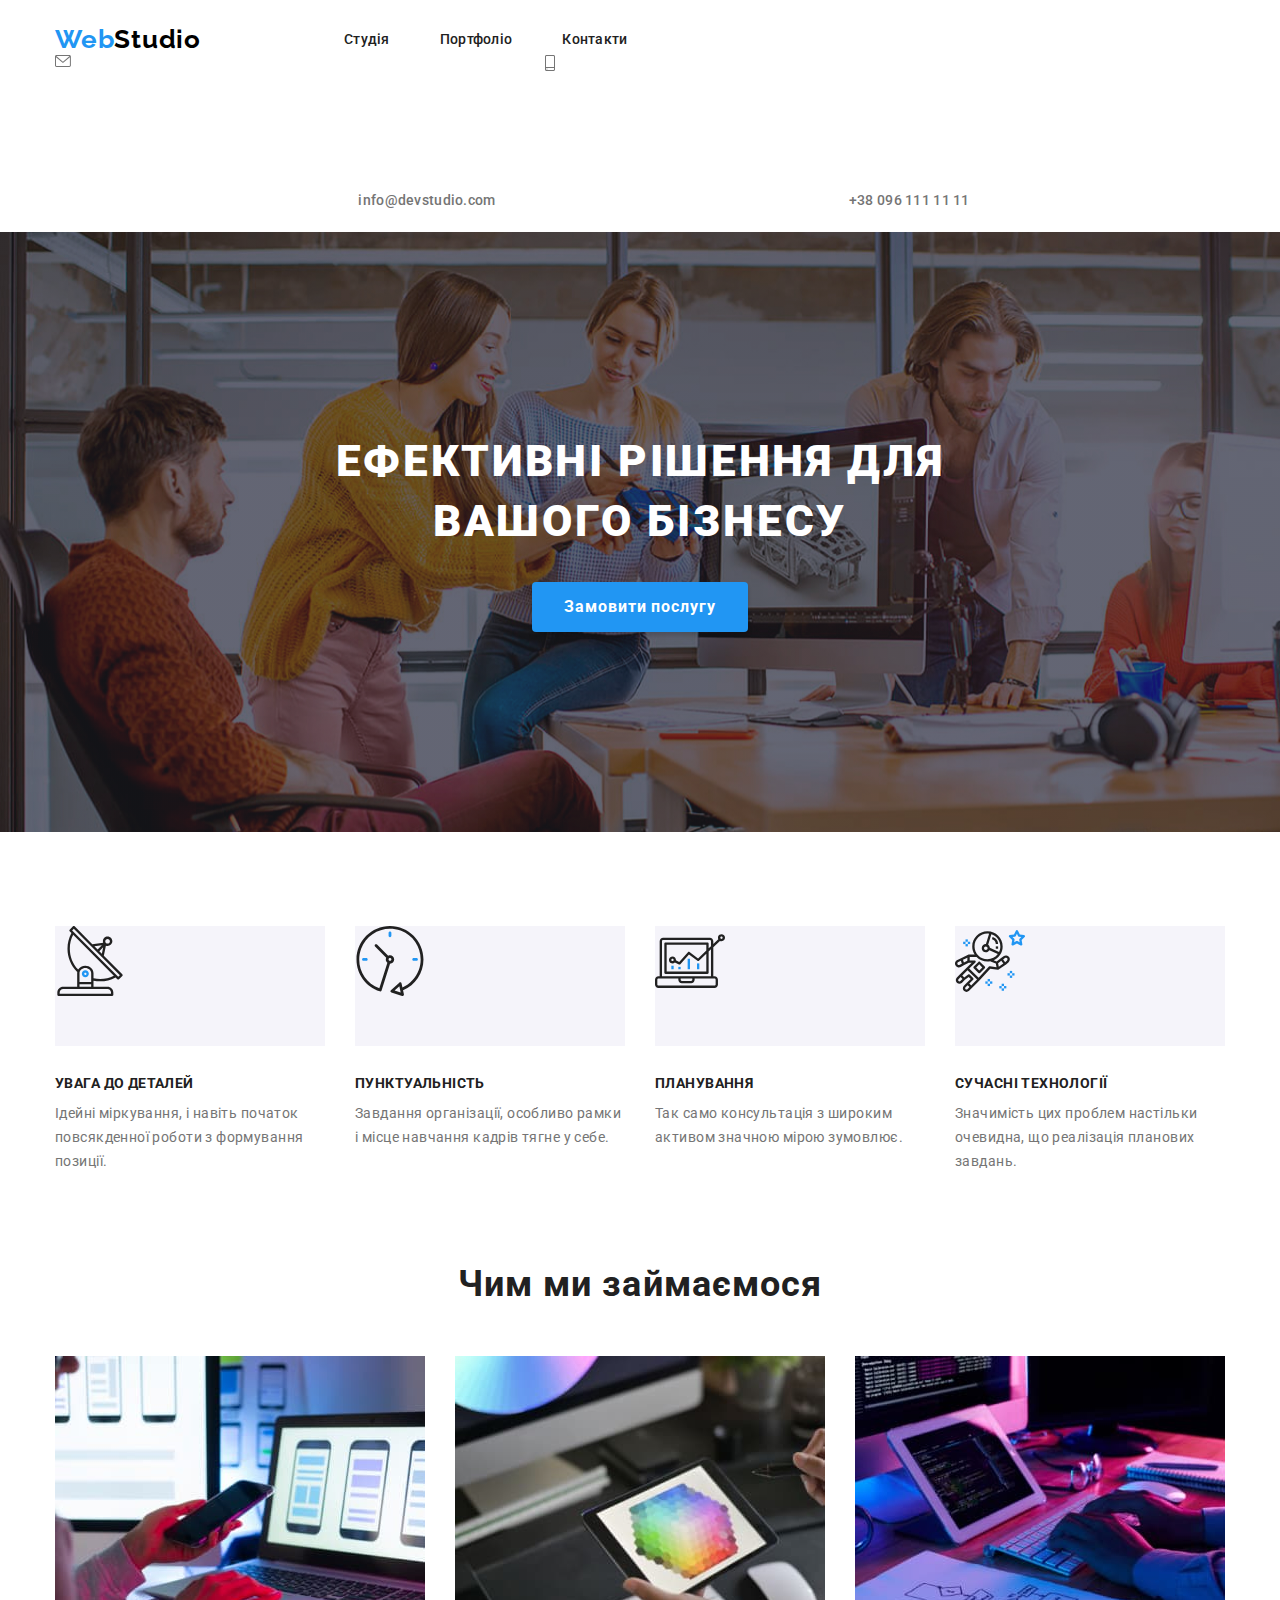
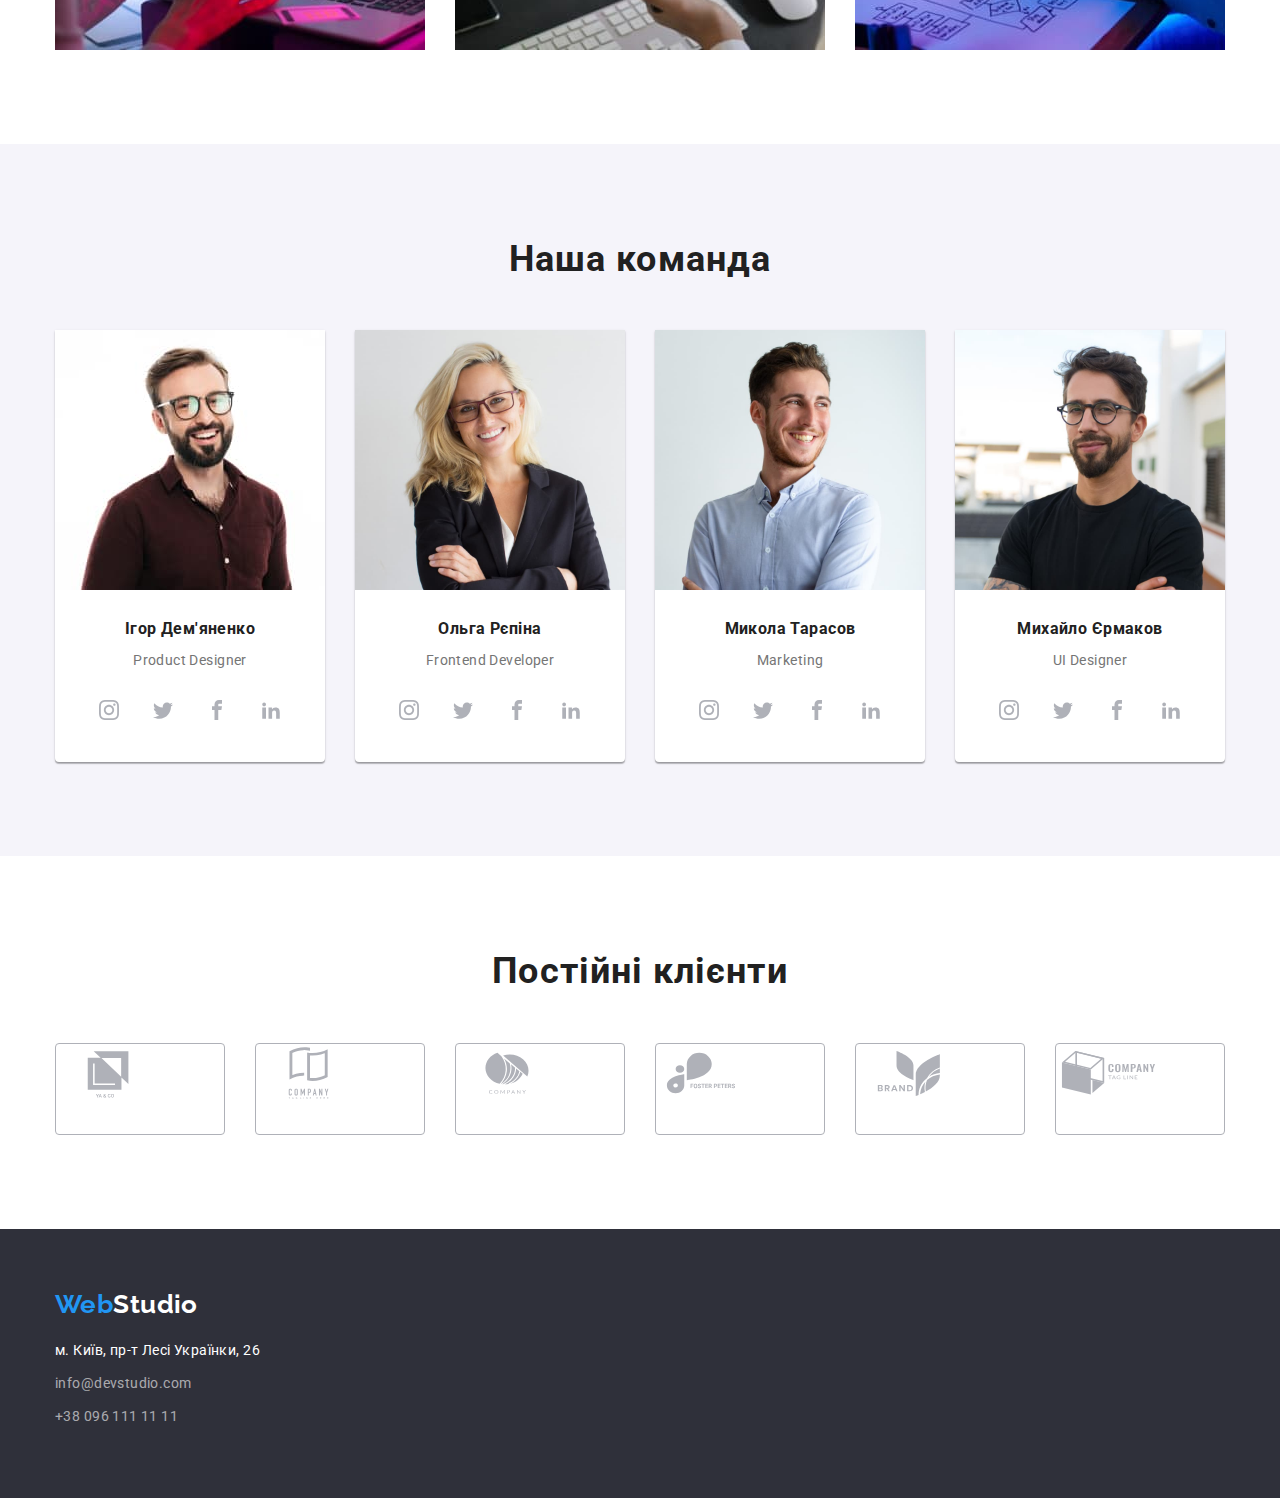
<file: index.html>
<!DOCTYPE html>
<html lang="uk">
  <head>
    <meta charset="UTF-8" />
    <meta name="viewport" content="width=device-width, initial-scale=1.0" />
    <title>WebStudio</title>
    <link href="https://fonts.googleapis.com/css2?family=Raleway:wght@700&family=Roboto:wght@400;500;700;900&display=swap" rel="stylesheet">
    <link rel="stylesheet" href="https://cdn.jsdelivr.net/npm/modern-normalize@1.1.0/modern-normalize.min.css">
    <link rel="stylesheet" href="css/styles.css" />
   </head>
  <body>
    <!--header-->
    <header class="header-top">
      <div class="container page-header-container">
      <nav class="page-header-container">
        <a class="logo" href="./index.html">Web<span class="logo-dark">Studio</span></a>
        <ul class="page-header-container">
          <li><a class="header-list-link" href="./index.html">Студія</a></li>
          <li><a class="header-list-link" href="./portfolio.html">Портфоліо</a></li>
          <li><a class="header-list-link" href="#">Контакти</a></li>
        </ul>
      </nav>
      <ul class="page-header-container">
        <li>
          <svg class="header-contact">
            <use href="./images/sprite.svg#icon-envelope" width="16px" height="12px"></use>
          </svg>
          <a class="header-list-link-contact" href="mailto:info@devstudio.com" lang="en">info@devstudio.com</a>
        </li>
        <li>
          <svg class="header-contact">
            <use href="./images/sprite.svg#icon-smartphone" width="10px" height="16px"></use>
          </svg>
          <a class="header-list-link-contact" href="tel:+380961111111">+38 096 111 11 11</a></li>
      </ul>
      </div>
    </header>
    <!--main-->
    <main>
      <section class="title">
        <div class="container">
        <h1 class="title-item">Ефективні рішення для вашого бізнесу</h1>
        <button class="button title-button" type="button">Замовити послугу</button>
        </div>
      </section>
      <section class="main-description-box">
        <div class="container">
        <h2 class="visually-hidden">Наші переваги</h2>
        <ul class="card-list">
                <li class="card-list-item">
                    <svg class="card-list-icon">
                      <use href="./images/sprite.svg#icon-antenna"></use>
                    </svg>
                </li>
                <li class="card-list-item">
                    <svg class="card-list-icon">
                      <use href="./images/sprite.svg#icon-clock"></use>
                    </svg>
                </li>
                <li class="card-list-item">
                    <svg class="card-list-icon">
                      <use href="./images/sprite.svg#icon-diagram"></use>
                    </svg>
                </li>
                <li class="card-list-item">
                    <svg class="card-list-icon">
                      <use href="./images/sprite.svg#icon-astronaut"></use>
                    </svg>
                </li>
              </ul>
        <ul class="main-description">
          <li class="main-job-description">
            <h3 class="main-title">Увага до деталей</h3>
            <p class="main-list">
              Ідейні міркування, і навіть початок повсякденної роботи з формування позиції.
            </p>
          </li>
          <li class="main-job-description">
            <h3 class="main-title">Пунктуальність</h3>
            <p class="main-list">
              Завдання організації, особливо рамки і місце навчання кадрів тягне у себе.
            </p>
          </li>
          <li class="main-job-description">
            <h3 class="main-title">Планування</h3>
            <p class="main-list">
              Так само консультація з широким активом значною мірою зумовлює.
            </p>
          </li>
          <li class="main-job-description">
            <h3 class="main-title">Сучасні технології</h3>
            <p class="main-list">
              Значимість цих проблем настільки очевидна, що реалізація планових
              завдань.
            </p>
          </li>
        </ul>
        </div>
      </section>
      <section class="main-images-box"> 
        <div class="container">
        <h2 class="main-title-icon">Чим ми займаємося</h2>
        <ul class="main-images">
          <li>
            <img src=./images/img(1).jpg alt="людина працює з телефоном"
            width="370">
          </li>
          <li>
            <img src=./images/img(2).jpg alt="людина працює за планшетом"
            width="370"/>
          </li>
          <li>
            <img src=./images/img(3).jpg alt="людина працює за комп'ютером"
            width="370"/>
          </li>
        </ul>
        </div>
      </section>
      <section class="main-team">
        <div class="container">
        <h2 class="main-title-icon">Наша команда</h2>
        <ul class="main-group-icon">
          <li class="main-team-foto">
            <img src=./images/img4.jpg alt="Ігор Дем'яненко" width="270" height="260"/>
             <div class="main-group-text"> 
              <h3 class="main-group-name">Ігор Дем'яненко</h3>
              <p class="main-list-command">Product Designer</p>
              <ul class="social-list">
                <li class="social-list-item">
                  <a href="" class="social-list-link">
                    <svg class="social-list-icon">
                      <use href="./images/sprite.svg#icon-instagram"></use>
                    </svg>
                  </a>
                </li>
                <li class="social-list-item">
                  <a href="" class="social-list-link">
                    <svg class="social-list-icon">
                      <use href="./images/sprite.svg#icon-twitter"></use>
                    </svg>
                  </a>
                </li>
                <li class="social-list-item">
                  <a href="" class="social-list-link">
                    <svg class="social-list-icon">
                      <use href="./images/sprite.svg#icon-facebook"></use>
                    </svg>
                  </a>
                </li>
                <li class="social-list-item">
                  <a href="" class="social-list-link">
                    <svg class="social-list-icon">
                      <use href="./images/sprite.svg#icon-linkedin"></use>
                    </svg>
                  </a>
                </li>
              </ul>
              </div>
          </li>
          <li class="main-team-foto">
            <img src=./images/img1.jpg alt="Ольга Рєпіна" width="270" height="260"/>
             <div class="main-group-text">
            <h3 class="main-group-name">Ольга Рєпіна</h3>
            <p class="main-list-command">Frontend Developer</p>
            <ul class="social-list">
              <li class="social-list-item">
                <a href="" class="social-list-link">
                  <svg class="social-list-icon">
                    <use href="./images/sprite.svg#icon-instagram"></use>
                  </svg>
                </a>
              </li>
              <li class="social-list-item">
                <a href="" class="social-list-link">
                  <svg class="social-list-icon">
                    <use href="./images/sprite.svg#icon-twitter"></use>
                  </svg>
                </a>
              </li>
              <li class="social-list-item">
                <a href="" class="social-list-link">
                  <svg class="social-list-icon">
                    <use href="./images/sprite.svg#icon-facebook"></use>
                  </svg>
                </a>
              </li>
              <li class="social-list-item">
                <a href="" class="social-list-link">
                  <svg class="social-list-icon">
                    <use href="./images/sprite.svg#icon-linkedin"></use>
                  </svg>
                </a>
              </li>
            </ul>
            </div>
          </li>
          <li class="main-team-foto">
            <img src=./images/img2.jpg alt="Микола Тарасов" width="270" height="260"/>
            <div class="main-group-text">
            <h3 class="main-group-name">Микола Тарасов</h3>
            <p class="main-list-command">Marketing</p>
            <ul class="social-list">
              <li class="social-list-item">
                <a href="" class="social-list-link">
                  <svg class="social-list-icon">
                    <use href="./images/sprite.svg#icon-instagram"></use>
                  </svg>
                </a>
              </li>
              <li class="social-list-item">
                <a href="" class="social-list-link">
                  <svg class="social-list-icon">
                    <use href="./images/sprite.svg#icon-twitter"></use>
                  </svg>
                </a>
              </li>
              <li class="social-list-item">
                <a href="" class="social-list-link">
                  <svg class="social-list-icon">
                    <use href="./images/sprite.svg#icon-facebook"></use>
                  </svg>
                </a>
              </li>
              <li class="social-list-item">
                <a href="" class="social-list-link">
                  <svg class="social-list-icon">
                    <use href="./images/sprite.svg#icon-linkedin"></use>
                  </svg>
                </a>
              </li>
            </ul>
            </div>
          </li>
          <li class="main-team-foto">
            <img src=./images/img3.jpg alt="Михайло Єрмаков" width="270" height="260"/>
            <div class="main-group-text">
            <h3 class="main-group-name">Михайло Єрмаков</h3>
            <p class="main-list-command">UI Designer</p>
            <ul class="social-list">
              <li class="social-list-item">
                <a href="" class="social-list-link">
                  <svg land="en" aria-label="instagram icon" class="social-list-icon">
                    <use href="./images/sprite.svg#icon-instagram"></use>
                  </svg>
                </a>
              </li>
              <li class="social-list-item">
                <a href="" class="social-list-link">
                  <svg land="en" aria-label="twitter icon" class="social-list-icon">
                    <use href="./images/sprite.svg#icon-twitter"></use>
                  </svg>
                </a>
              </li>
              <li class="social-list-item">
                <a href="" class="social-list-link">
                  <svg land="en" aria-label="facebook icon" class="social-list-icon">
                    <use href="./images/sprite.svg#icon-facebook"></use>
                  </svg>
                </a>
              </li>
              <li class="social-list-item">
                <a href="" class="social-list-link">
                  <svg land="en" aria-label="linkedin icon" class="social-list-icon">
                    <use href="./images/sprite.svg#icon-linkedin"></use>
                  </svg>
                </a>
              </li>
            </ul>
            </div>
          </li>
        </ul>
        </div>
        </section>
        <section class="main-customers">
          <div class="container"> 
            <h2 class="main-title-icon">Постійні клієнти</h2>
            <ul class="customers-list">
              <li class="customers-list-item">
                  <svg class="customers-list-icon">
                    <use href="./images/sprite.svg#icon-logo"></use>
                  </svg>
              </li>
              <li class="customers-list-item">
                  <svg class="customers-list-icon">
                    <use href="./images/sprite.svg#icon-logo-1"></use>
                  </svg>
              </li>
              <li class="customers-list-item">
                  <svg class="customers-list-icon">
                    <use href="./images/sprite.svg#icon-logo-2"></use>
                  </svg>
              </li>
              <li class="customers-list-item">
                  <svg class="customers-list-icon">
                    <use href="./images/sprite.svg#icon-logo-3"></use>
                  </svg>
              </li>
              <li class="customers-list-item">
                <svg class="customers-list-icon">
                  <use href="./images/sprite.svg#icon-logo-4"></use>
                </svg>
            </li>
            <li class="customers-list-item">
              <svg class="customers-list-icon">
                <use href="./images/sprite.svg#icon-logo-5"></use>
              </svg>
          </li>
            </ul>
          </div> 
        </section>
    </main>
    <!--footer-->
    <footer class="footer-item">
      <div class="container">
      <a class="logo-footer" href="/">Web<span class="logo-light">Studio</span></a>
      <address class="footer-style">
        <ul class="footer-cont-m">
          <li class="footer-cont-display">
            <a class="footer-address"
              href="https://gl/maps/CPtrU1FHBa2aNyZL9"
              target="_blank"
              rel="noopener noopener nofollow"
              >м. Київ, пр-т Лесі Українки, 26</a>
          </li>
          <li class="footer-cont-display">
            <a class="footer-contacts"
            href="mailto:info@devstudio.com" lang="en">info@devstudio.com</a>
          </li>
          <li class="footer-cont-display"><a class="footer-contacts"
            href="tel:+380961111111">+38 096 111 11 11</a></li>
        </ul>
      </address>
      </div>
    </footer>
  </body>
</html>
</file>
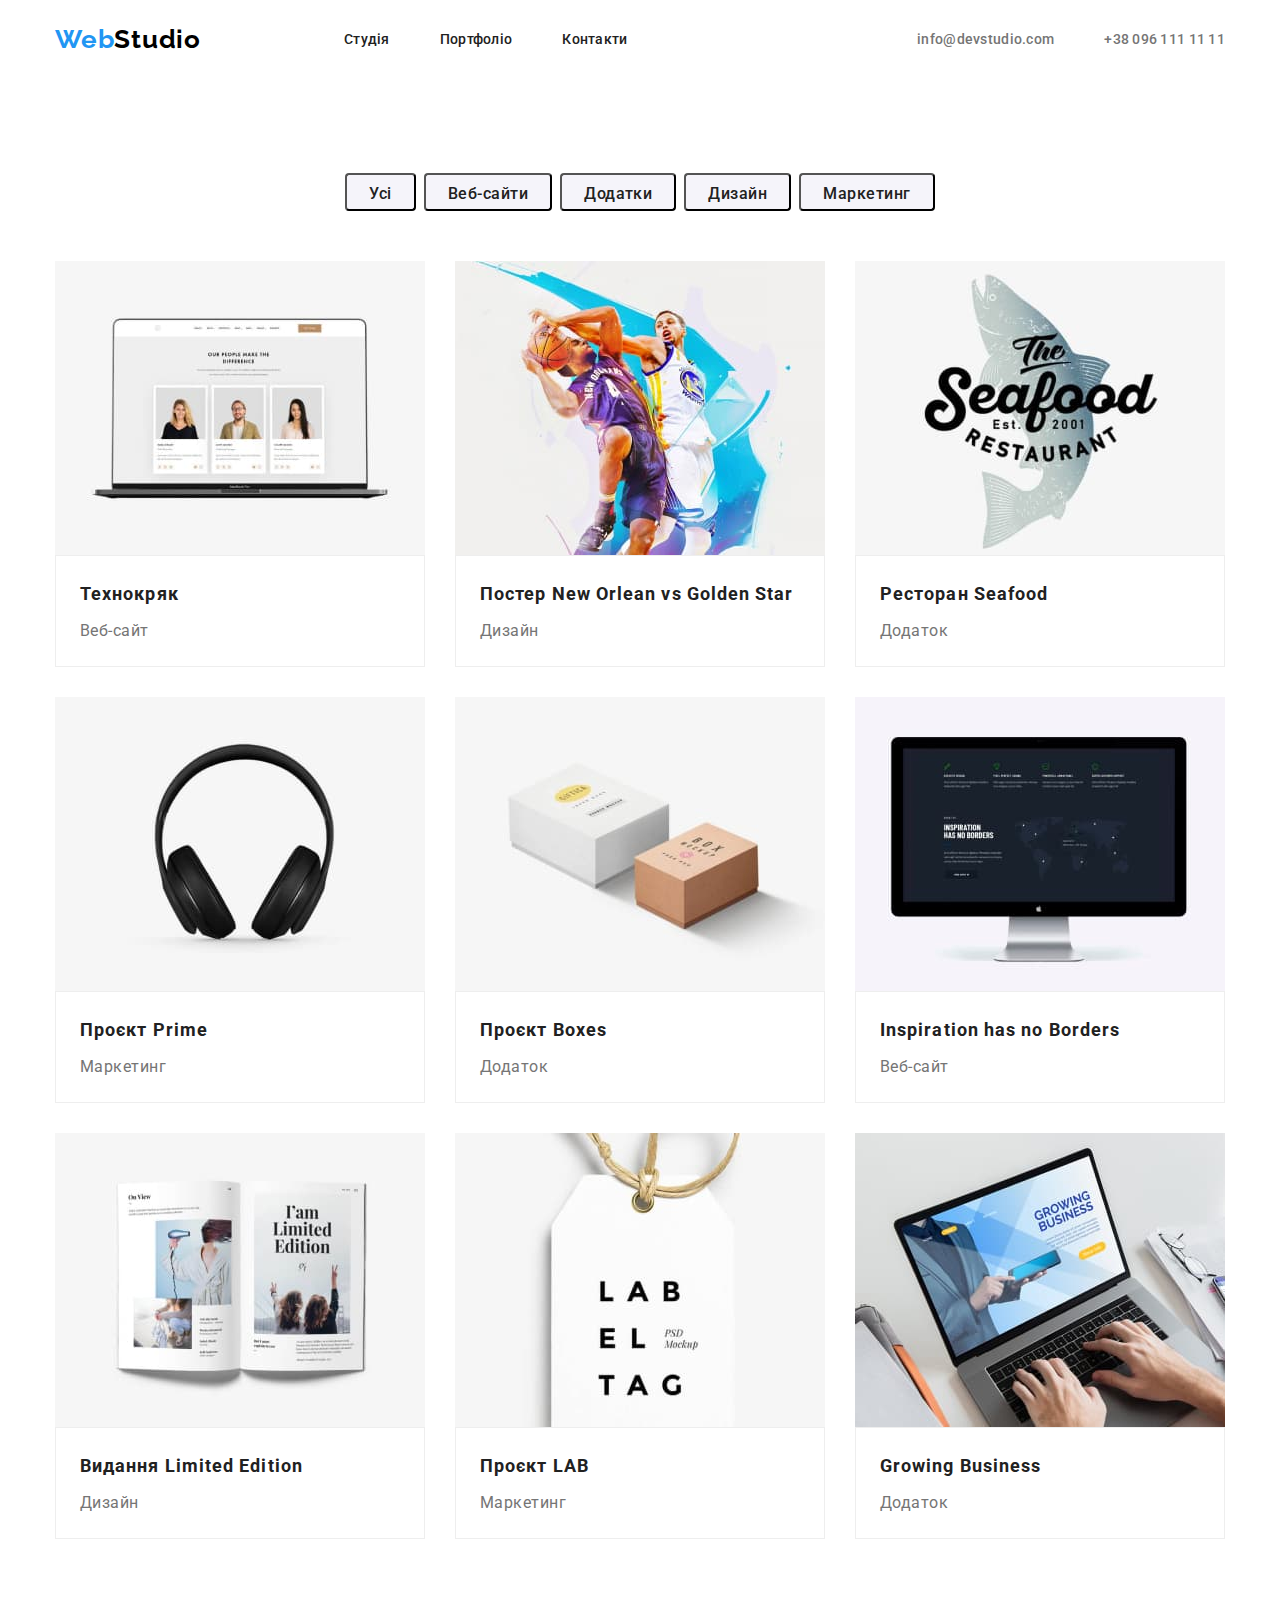
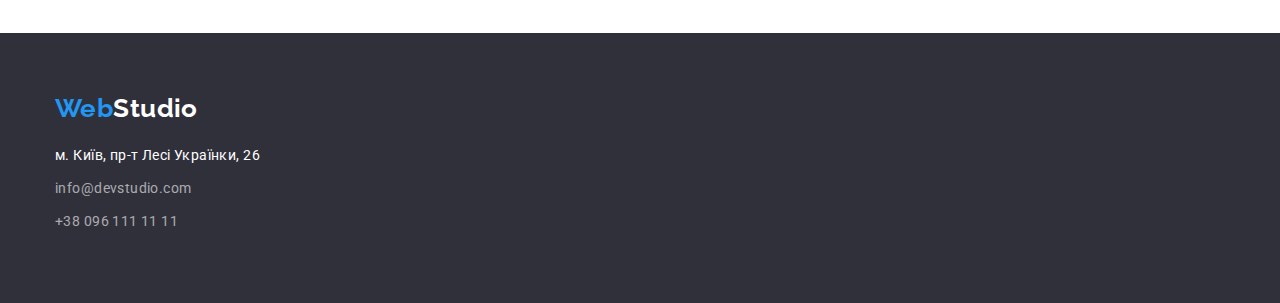
<file: portfolio.html>
<!DOCTYPE html>
<html lang="uk" lang="en">
  <head>
    <meta charset="UTF-8" />
    <meta name="viewport" content="width=device-width, initial-scale=1.0" />
    <title>WebStudio</title>
    <link href="https://fonts.googleapis.com/css2?family=Raleway:wght@700&family=Roboto:wght@400;500;700;900&display=swap" rel="stylesheet">
    <link rel="stylesheet" href="https://cdn.jsdelivr.net/npm/modern-normalize@1.1.0/modern-normalize.min.css">
    <link rel="stylesheet" href="css/styles.css" />
  </head>
  <body>
    <!--header-->
   <header class="header-top">
      <div class="container page-header-container">
      <nav class="page-header-container">
        <a class="logo" href="./index.html">Web<span class="logo-dark">Studio</span></a>
        <ul class="page-header-container">
          <li><a class="header-list-link" href="./index.html">Студія</a></li>
          <li><a class="header-list-link" href="./portfolio.html">Портфоліо</a></li>
          <li><a class="header-list-link" href="#">Контакти</a></li>
        </ul>
      </nav>
      <ul class="page-header-container">
        <li>
          <a class="header-list-link-contact" href="mailto:info@devstudio.com" lang="en">info@devstudio.com</a>
        </li>
        <li><a class="header-list-link-contact" href="tel:+380961111111">+38 096 111 11 11</a></li>
      </ul>
      </div>
    </header>
    <!--main-portfolio-->
    <main>
    <section class="portfolio-main-fon">
      <div class="container">
      <h1 class="visually-hidden">Портфоліо</h1>
      <ul class="portfolio-main-button">
        <li>
          <button class="portfolio-button" type="button">Усі</button>
        </li>
        <li>
          <button class="portfolio-button" type="button">Веб-сайти</button>
        </li>
        <li>
          <button class="portfolio-button" type="button">Додатки</button>
        </li>
        <li>
          <button class="portfolio-button" type="button">Дизайн</button>
        </li>
        <li>
          <button class="portfolio-button" type="button">Маркетинг</button>
        </li>
      </ul>
      <ul class="portfolio-display">
        <li class="main-portfolio-foto">
          <img src=./images/img5.jpg alt="Технокряк" width="370" height="294"/>
          <div class="portfolio-main-text">
          <h2 class="main-portfolio-title">Технокряк</h2>
          <p class="main-portfolio">Веб-сайт</p>
          </div>
        </li>
        <li class="main-portfolio-foto">
          <a>
            <img src=./images/img6.jpg alt="Постер Новий Орлеан та Золота зірка" width="370" height="294"/>
            <div class="portfolio-main-text">
            <h2 class="main-portfolio-title">Постер New Orlean vs Golden Star</h2>
            <p class="main-portfolio">Дизайн</p>
            </div>
          </a>
        </li>
        <li class="main-portfolio-foto">
          <a>
            <img src=./images/img7.jpg alt="Ресторан морська їжа" width="370" height="294"/>
            <div class="portfolio-main-text">
            <h2 class="main-portfolio-title">Ресторан Seafood</h2>
            <p class="main-portfolio">Додаток</p>
            </div>
          </a>
        </li>
        <li class="main-portfolio-foto">
          <a>
            <img src=./images/img8.jpg alt="Проєкт прем'єра" width="370" height="294"/>
            <div class="portfolio-main-text">
            <h2 class="main-portfolio-title">Проєкт Prime</h2>
            <p class="main-portfolio">Маркетинг</p>
            </div>
          </a>  
        <li class="main-portfolio-foto">
          <a>
            <img src=./images/img9.jpg alt="Проєкт Коробки" width="370" height="294"/>
            <div class="portfolio-main-text">
            <h2 class="main-portfolio-title">Проєкт Boxes</h2>
            <p class="main-portfolio">Додаток</p>
            </div>
          </a>
        </li>
        <li class="main-portfolio-foto">
          <a>
            <img src=./images/img10.jpg alt="Натхнення не має кордонів" width="370" height="294"/>
            <div class="portfolio-main-text">
            <h2 class="main-portfolio-title">Inspiration has no Borders</h2>
            <p class="main-portfolio">Веб-сайт</p>
            </div>
          </a>
        </li>
        <li class="main-portfolio-foto">
          <a>
            <img src=./images/img11.jpg alt="Видання Обмежене видання" width="370" height="294"/>
            <div class="portfolio-main-text">
            <h2 class="main-portfolio-title">Видання Limited Edition</h2>
            <p class="main-portfolio">Дизайн</p>
            </div>
          </a>
        </li>
        <li class="main-portfolio-foto">
          <a>
            <img src=./images/img12.jpg alt="Проєкт LAB" width="370" height="294"/>
            <div class="portfolio-main-text">
            <h2 class="main-portfolio-title">Проєкт LAB</h2>
            <p class="main-portfolio">Маркетинг</p>
            </div>
          </a>
        </li>
        <li class="main-portfolio-foto"> 
          <a>
            <img src=./images/img13.jpg alt="Зростаючий бізнес" width="370" height="294"/>
            <div class="portfolio-main-text">
            <h2 class="main-portfolio-title">Growing Business</h2>
            <p class="main-portfolio">Додаток</p>
            </div>
          </a>  
        </li>
      </ul>
      </div>
    </section>
  </main>
   <!--footer-->
     <footer class="footer-item">
      <div class="container">
      <a class="logo-footer" href="/">Web<span class="logo-light">Studio</span></a>
      <address class="footer-style">
        <ul class="footer-cont-m">
          <li class="footer-cont-display">
            <a class="footer-address"
              href="https://gl/maps/CPtrU1FHBa2aNyZL9"
              target="_blank"
              rel="noopener noopener nofollow"
              >м. Київ, пр-т Лесі Українки, 26</a>
          </li>
          <li class="footer-cont-display">
            <a  class="footer-contacts"
            href="mailto:info@devstudio.com" lang="en">info@devstudio.com</a>
          </li>
          <li class="footer-cont-display"><a class="footer-contacts"
            href="tel:+380961111111">+38 096 111 11 11</a></li>
        </ul>
      </address>
      </div>
    </footer>
</body>
</html>
</file>
<file: css/styles.css>
:root{
    --accent-color:#2196F3;
    --primary-text-color:#212121;
    --secondary-text-color:#757575;
    --title-background-color:#2F303A;
    --title-item:#FFFFFF;
    --body-color:#ffffff;
    --portfolio-header:#FFFFFF;
    --logo-dark-header:#000000;
    --header-list-link-contact:#757575;
    --portfolio-button-bc:#F5F4FA;
    --button:#FFFFFF;
    --button-hf:#188CE8;
    --portfolio-button-hf:#FFFFFF;
    --main-team:#F5F4FA;
    --main-team-foto:#FFFFFF;
    --logo-light:#FFFFFF;
    --footer-address:#FFFFFF;
    --footer-contacts:#FFFFFF99;
    --main-portfolio-foto-border:#EEEEEE;
    --portfolio-main-fon:#F5F5F5;}
ul,ol {
    list-style: none;
    margin-top: 0;
    margin-bottom: 0;
    padding-left: 0;}
img {
    display: block;}
h1,h2,h3,p{
    margin-top: 0;
    margin-bottom: 0;}    
button {cursor: pointer;
    font-family: 'Roboto', sans-serif;
    font-style: normal;
    font-weight: 700;
    font-size: 16px;
    line-height: 1.88;
    letter-spacing: 0.06em;}  
body{
    font-family: 'Roboto', sans-serif;
    font-size: 14px;
    letter-spacing: 0.03em;
    background-color:var(--body-color);
    color:var(--primary-text-color);}
.portfolio-body {
    background-color:var(--body-color);}
/*header*/
.header-top {
    padding-top: 24px;
    padding-bottom: 24px;}
.container {
    width: 1200px;
    margin-left: auto;
    margin-right: auto;
    padding-left: 15px;
    padding-right: 15px;}
.page-header-container {
    display: flex;
    flex-wrap: wrap;
    align-items: center;
    justify-content: space-between;
    column-gap: 50px;}
.logo {
    text-decoration: none;
    color:var(--accent-color);
    font-family: 'Raleway', sans-serif;
    font-weight: 700;
    font-size: 26px;
    line-height: 1.19;
    letter-spacing: 0.03em;
    margin-right: 93px;}
.logo-dark {
    color:var(--logo-dark-header);}
.header-list-link {
    font-family: 'Roboto', sans-serif;
    font-style: normal;
    font-weight: 500;
    font-size: 14px;
    line-height: 1.14;
    letter-spacing: 0.02em;
    color: var(--primary-text-color);
    text-decoration : none;}
.header-list-link:hover,
.header-list-link:focus {
    color:var(--accent-color);}
.header-list-link-contact{
    font-family: 'Roboto', sans-serif;
    font-style: normal;
    font-weight: 500;
    font-size: 14px;
    line-height: 16px;
    letter-spacing: 0.02em;
    text-decoration: none;
    color:var(--header-list-link-contact);}
.header-list-link-contact:hover,
.header-list-link-contact:focus{
    color: var(--accent-color);} 
.portfolio-header {
    background-color: var(--portfolio-header);}
/*main*/
.title { 
    padding-top: 200px; 
    padding-bottom: 200px;
    text-align: center;
    background-image:linear-gradient(rgba(47, 48, 58, 0.4), rgba(47, 48, 58, 0.4)), url(/images/Img.jpg);
    background-size: cover;
    background-color: var(--title-background-color);}
.title-item {
    margin-bottom: 30px; 
    margin-left: auto ;
    margin-right: auto;
    max-width: 696px ;
    font-weight: 900;
    font-size: 44px;
    line-height: 1.36;
    letter-spacing: 0.06em;
    text-transform: uppercase;
    color: var(--title-item);}
.button {
    display: inline-block;
    min-width: 216px;
    border-radius: 4px;
    background-color: var(--accent-color);
    color: var(--button);
    line-height: 1.88;
    letter-spacing: 0.06em;
    width: 216px;
    height: 50px;
    display: flex;
    align-items: center;
    justify-content: center;
    margin-left: auto;
    margin-right: auto;}
.title-button {
    border: none;
    padding: 6px 22px;
    text-align: center;
    align-items: center;
    box-shadow: 0px 4px 4px rgba(0, 0, 0, 0.15);}
.button:hover,
.button:focus {
    background-color: var(--button-hf);}
.main-description-box {
    padding-top: 94px;}
.visually-hidden {
    position: absolute;
    white-space: nowrap;
    width: 1px;
    height: 1px;
    overflow: hidden;
    border: 0;
    padding: 0;
    clip: rect(0 0 0 0);
    clip-path: inset(50%);
    margin: -1px;}
.card-list {
    display: flex;
    justify-content: center;
    column-gap: 30px;} 
.card-list-item {
    width: 270px;
    height: 120px;
    background-color: #F5F4FA;
    margin-bottom: 30px;}    
.card-list-icon {
    height: 70px;
    width: 70px;}        
.main-description {
    display: flex;
    gap: 30px;}
.main-job-description { 
    width: 270px;}
.main-title {
    margin-bottom: 10px;
    text-transform: uppercase;
    font-style: Bold;
    font-size: 14px;
    line-height: 1.14;
    letter-spacing: 0.03em;
    color: var(--primary-text-color);}
.main-list {
    font-style: normal;
    font-size: 14px;
    line-height: 1.71;
    letter-spacing: 0.03em;
    color: var(--secondary-text-color);
    margin-bottom: 90px;}
.main-images-box {
    display: block;
    max-width: 100%;
    height: auto;
    padding-bottom: 94px;}
.main-title-icon {
    font-style: normal;
    font-weight: 700;
    text-align: center;
    font-size: 36px;
    line-height: 1.17;
    letter-spacing: 0.03em;
    color: var(--primary-text-color);
    margin-bottom: 50px;}
.main-list-command {
    font-style: normal;
    font-size: 14px;
    line-height: 1.71;
    letter-spacing: 0.03em;
    text-align: center;
    color: var(--secondary-text-color);
    margin-bottom: 16px;}
.main-images {
    display: flex;
    flex-wrap: wrap;
    gap: 30px;}
.main-team {
    background-color: var(--main-team);
    padding-bottom: 94px;
    padding-top: 94px;}
.main-group-icon {
    display: flex;
    flex-wrap: wrap;
    gap: 30px;}
.main-team-foto {
    background-color: var(--main-team-foto);
    box-shadow: 0px 1px 3px rgba(0, 0, 0, 0.12), 0px 1px 1px rgba(0, 0, 0, 0.14), 0px 2px 1px rgba(0, 0, 0, 0.2);
    border-radius: 0px 0px 4px 4px;}
.main-group-text {
    margin-top: 30px;}
.main-group-name {
    margin-bottom: 10px;
    text-align: center;}
.social-list {
    display: flex;
    justify-content: center;
    column-gap: 10px;} 
.social-list-link {
    display: flex;
    align-items: center;
    justify-content: center;
    width: 44px;
    height: 44px;
    border-radius: 50%;
    margin-bottom: 30px;}
.social-list-link:hover,
.social-list-link:focus {
    background-color:var(--accent-color);}    
.social-list-icon {
    width: 20px;
    height: 20px;
    fill:#AFB1B8;}
.social-list-link:hover .social-list-icon,
.social-list-link:focus .social-list-icon {
    fill: #FFFFFF;} 
.main-customers {
    padding-bottom: 94px;
    padding-top: 94px;} 
.customers-list {
    display: flex;
    justify-content: center;
    column-gap: 30px;}
.customers-list-item {
    width: 170px;
    height: 92px;
    left: 415px;
    top: 2490px;
    border: 1px solid #AFB1B8;
    border-radius: 4px;}    
.customers-list-icon {
    width: 106px;
    height: 60px;}              
/*main-portfolio*/
.portfolio-main-fon {
    padding-top: 94px;
    padding-bottom: 94px;}
.portfolio-main-button {
    display: flex;
    flex-wrap: wrap;
    gap: 8px;
    justify-content: center;
    margin-bottom: 50px;}
.portfolio-button {
    font-family: 'Roboto', sans-serif;
    font-style: normal;
    font-weight: 500;
    font-size: 16px;
    line-height: 1.63;
    text-align: center;
    letter-spacing: 0.03em;
    color:var(--primary-text-color);
    background-color:var(--portfolio-button-bc);
    cursor: pointer;
    border-radius: 4px;
    height: 38px;
    padding: 6px 22px;}
.portfolio-button:hover,
.portfolio-button:focus {
    background-color: var(--accent-color);
    color: var(--portfolio-button-hf);
    box-shadow: 0px 3px 1px rgba(0, 0, 0, 0.1),
        0px 1px 2px rgba(0, 0, 0, 0.08),
        0px 2px 2px rgba(0, 0, 0, 0.12);}
.portfolio-display {
    display: flex;
    flex-wrap: wrap;
    gap: 30px;}
.main-portfolio-foto {
    width: 370px;}
.main-portfolio-foto:hover,
.main-portfolio-foto:focus {
    box-shadow: 0px 1px 1px rgba(0, 0, 0, 0.12), 0px 4px 4px rgba(0, 0, 0, 0.06), 1px 4px 6px rgba(0, 0, 0, 0.16);}
.portfolio-main-text {
    padding: 20px 24px;
    border: 1px solid var(--main-portfolio-foto-border);}
.main-portfolio-title {
    font-style: normal;
    font-size: 18px;
    line-height: 2;
    letter-spacing: 0.06em;
    color: var(--primary-text-color);
    margin-bottom: 4px;}
.main-portfolio { 
    color:var(--secondary-text-color);
    font-style: normal;
    font-size: 16px;
    line-height: 1.88;
    letter-spacing: 0.03em;}
/*footer*/
.footer-item {
    background-color: #2F303A;
    padding-top: 60px;
    padding-bottom: 60px;}
.logo-footer {
    text-decoration: none;
    color: var(--accent-color);
    font-family: 'Raleway', sans-serif;
    font-style: normal;
    font-weight: 700;
    font-size: 26px;
    line-height: 1.19;}  
.logo-light {
    color: var(--logo-light);}
.footer-style {
    font-style: normal;}
.footer-cont-display {
    display: flex;
    flex-direction: column;
    margin-bottom: 9px;}
.footer-address {
    text-decoration: none;
    color: var(--footer-address);
    font-style: normal;
    font-size: 14px;
    line-height: 1.71;
    letter-spacing: 0.03em;
    margin-top: 20px;}
.footer-address:hover,
.footer-address:focus {
    color:var(--accent-color);} 
.footer-contacts {
    text-decoration: none;
    color: var(--footer-contacts);
    font-style: normal;
    font-size: 14px;
    line-height: 1.71;
    letter-spacing: 0.03em;} 
.footer-contacts:hover,
.footer-contacts:focus {
    color:var(--accent-color);}
</file>
